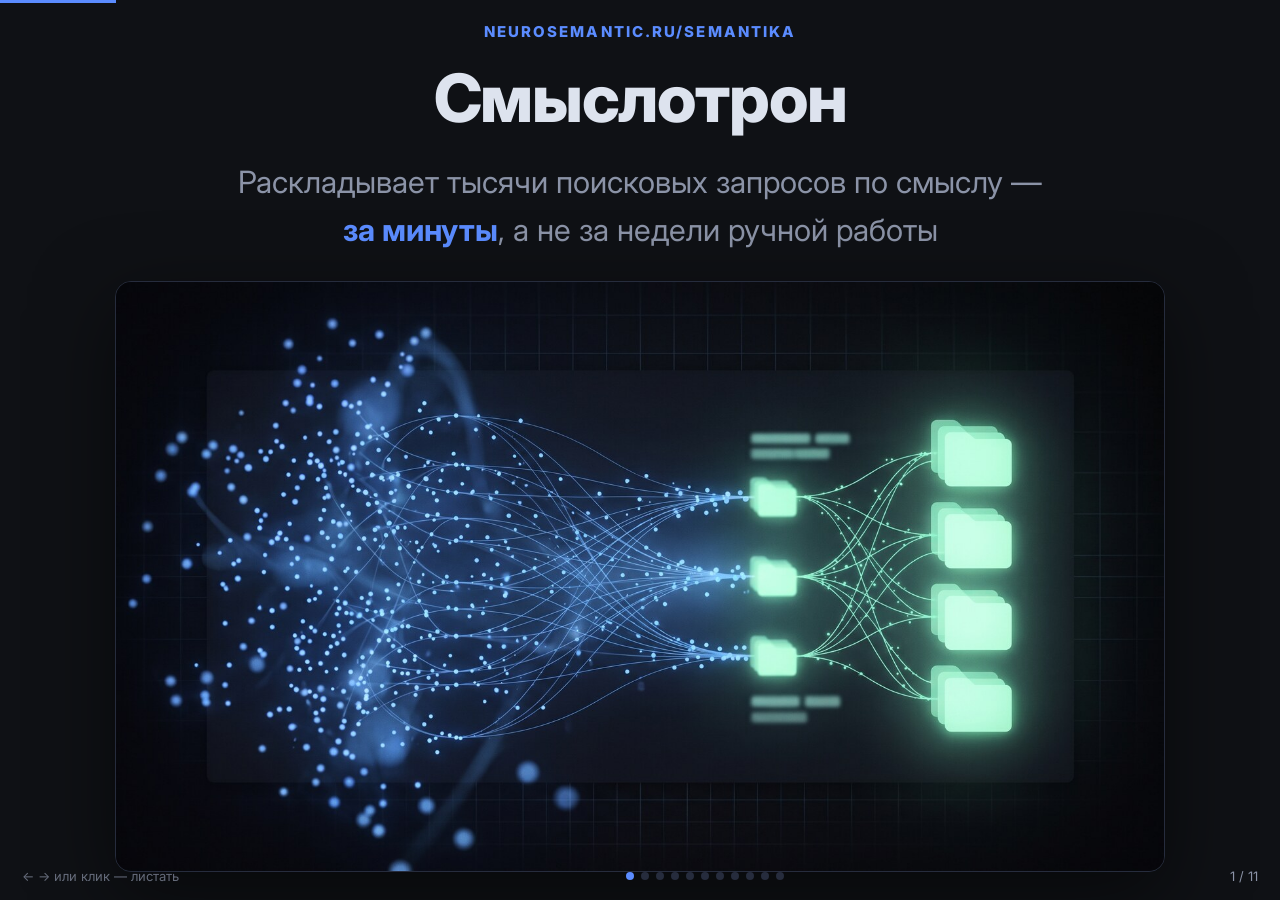
<file: web/presentation/index.html>
<!DOCTYPE html>
<html lang="ru">
<head>
<meta charset="utf-8">
<meta name="viewport" content="width=device-width, initial-scale=1">
<meta name="robots" content="noindex">
<title>Смыслотрон — презентация</title>
<link rel="preconnect" href="https://fonts.googleapis.com">
<link rel="preconnect" href="https://fonts.gstatic.com" crossorigin>
<link rel="stylesheet" href="https://fonts.googleapis.com/css2?family=Inter:wght@400;600;800&display=swap">
<style>
  :root{
    --bg:#0f1115; --panel:#161a22; --panel2:#1c2130; --border:#262c3d;
    --text:#dde3ee; --muted:#8b93a7; --accent:#5b8cff; --green:#38c793; --warn:#e5a93d;
  }
  *{box-sizing:border-box; margin:0}
  html,body{height:100%}
  body{background:var(--bg); color:var(--text); overflow:hidden;
    font:18px/1.55 "Inter","Segoe UI",-apple-system,Roboto,Arial,sans-serif;
    -webkit-font-smoothing:antialiased}
  .slide{position:absolute; inset:0; display:none; flex-direction:column;
    justify-content:center; align-items:center; padding:6vh 8vw; text-align:center}
  .slide.on{display:flex; animation:fadeIn .35s ease}
  @keyframes fadeIn{from{opacity:0; transform:translateY(14px)} to{opacity:1; transform:none}}
  .kicker{color:var(--accent); font-weight:800; text-transform:uppercase;
    letter-spacing:.14em; font-size:clamp(12px,1.3vw,15px); margin-bottom:2vh}
  h1{font-size:clamp(34px,5.2vw,72px); font-weight:800; line-height:1.12; letter-spacing:-.02em}
  h2{font-size:clamp(26px,3.6vw,50px); font-weight:800; line-height:1.15;
    letter-spacing:-.02em; margin-bottom:3.5vh; max-width:26ch}
  .sub{color:var(--muted); font-size:clamp(16px,1.8vw,24px); max-width:52ch; margin-top:2.5vh}
  .accent{color:var(--accent)} .green{color:var(--green)}
  .big{font-size:clamp(20px,2.4vw,32px); max-width:44ch}
  .cards{display:flex; gap:2vw; flex-wrap:wrap; justify-content:center; max-width:1200px}
  .card{background:var(--panel); border:1px solid var(--border); border-radius:16px;
    padding:3vh 2vw; flex:1 1 240px; max-width:360px; text-align:left}
  .card .ico{font-size:clamp(24px,2.6vw,36px); margin-bottom:1.2vh}
  .card b{display:block; font-size:clamp(16px,1.6vw,22px); margin-bottom:.8vh}
  .card span{color:var(--muted); font-size:clamp(13.5px,1.3vw,17px); line-height:1.5}
  .imgwrap{max-width:min(1100px,82vw); margin-top:3vh}
  .imgwrap img{width:100%; border-radius:16px; border:1px solid var(--border);
    box-shadow:0 24px 80px rgba(0,0,0,.5)}
  table{border-collapse:collapse; margin-top:3vh; font-size:clamp(14px,1.5vw,20px)}
  th,td{padding:1.4vh 2vw; border-bottom:1px solid var(--border); text-align:left}
  th{color:var(--muted); font-weight:600; font-size:.85em; text-transform:uppercase; letter-spacing:.06em}
  td:first-child{color:var(--muted)}
  .steps{display:flex; gap:2.5vw; margin-top:4vh; flex-wrap:wrap; justify-content:center}
  .step{background:var(--panel); border:1px solid var(--border); border-radius:16px;
    padding:3vh 2.2vw; width:min(300px,26vw); min-width:230px; text-align:left; position:relative}
  .step .num{position:absolute; top:-18px; left:22px; width:36px; height:36px; border-radius:50%;
    background:var(--accent); color:#fff; font-weight:800; display:flex;
    align-items:center; justify-content:center; font-size:17px}
  .step b{display:block; margin:1vh 0 .8vh; font-size:clamp(15px,1.5vw,20px)}
  .step span{color:var(--muted); font-size:clamp(13px,1.25vw,16px)}
  .demo{display:inline-flex; align-items:center; gap:14px; margin-top:4.5vh;
    background:var(--accent); color:#fff; border-radius:14px; padding:2vh 3vw;
    font-weight:800; font-size:clamp(18px,2vw,26px)}
  /* сравнение фраз */
  .phrases{display:flex; flex-direction:column; gap:1.4vh; margin-top:3vh; align-items:center}
  .ph{background:var(--panel); border:1px solid var(--border); border-radius:12px;
    padding:1.4vh 2.4vw; font-size:clamp(15px,1.8vw,24px)}
  .ph.match{border-color:var(--green); box-shadow:0 0 24px rgba(56,199,147,.15)}
  .simline{color:var(--green); font-weight:800; font-size:clamp(15px,1.6vw,22px)}
  /* низ */
  .hud{position:fixed; left:0; right:0; bottom:0; display:flex; align-items:center;
    justify-content:space-between; padding:14px 22px; color:var(--muted); font-size:13px; z-index:5}
  .dots{display:flex; gap:7px}
  .dots i{width:8px; height:8px; border-radius:50%; background:var(--border); cursor:pointer}
  .dots i.on{background:var(--accent)}
  .bar{position:fixed; top:0; left:0; height:3px; background:var(--accent); z-index:5; transition:width .3s}
  .hint{opacity:.7}
  ul.plain{list-style:none; text-align:left; margin-top:3vh; font-size:clamp(16px,1.9vw,25px); line-height:2}
  ul.plain li::before{content:"— "; color:var(--accent); font-weight:800}
</style>
</head>
<body>

<!-- 1. Титул -->
<section class="slide">
  <div class="kicker">neurosemantic.ru/semantika</div>
  <h1>Смыслотрон</h1>
  <p class="sub big">Раскладывает тысячи поисковых запросов по смыслу —
  <b class="accent">за минуты</b>, а не за недели ручной работы</p>
  <div class="imgwrap"><img src="hero.jpg" alt="Из хаоса фраз — в аккуратные папки"></div>
</section>

<!-- 2. Проблема -->
<section class="slide">
  <div class="kicker">Проблема</div>
  <h2>Люди ищут одно и то же тысячами разных фраз</h2>
  <div class="phrases">
    <div class="ph">«фотосессия для беременных»</div>
    <div class="ph">«фотосъёмка в ожидании малыша»</div>
    <div class="ph">«фото беременности студия цена»</div>
  </div>
  <p class="sub">Чтобы получать клиентов из поиска, надо понять: какие страницы делать
  на сайте и какая страница отвечает на какие запросы. Вручную разобрать
  30 000 фраз — недели монотонной работы.</p>
</section>

<!-- 3. Что делает -->
<section class="slide">
  <div class="kicker">Решение</div>
  <h2>Загрузил список фраз — получил папки-смыслы</h2>
  <p class="sub big">Одна папка = одна тема = одна страница сайта.<br>
  Как будто высыпал мешок лего, а робот разложил детали по цветам и формам —
  только вместо деталей запросы, а вместо цвета <b class="accent">смысл</b>.</p>
</section>

<!-- 4. Как работает -->
<section class="slide">
  <div class="kicker">Как это работает</div>
  <h2>Нейросеть снимает «отпечаток смысла» каждой фразы</h2>
  <p class="sub">Фразы с похожими отпечатками слипаются в группы. Поэтому система
  понимает синонимы, перестановки слов и даже разные языки:
  <b class="green">«фото в стиле миядзаки» = «фото в стиле ghibli»</b> — сходство 0.96.</p>
  <div class="imgwrap"><img src="pipeline.jpg" alt="Пайплайн: таблица → дедуп → эмбеддинги → дерево → папки"></div>
</section>

<!-- 5. Фишка: ползунок -->
<section class="slide">
  <div class="kicker">Фишка №1</div>
  <h2>Крупность групп крутишь сам — мгновенно</h2>
  <p class="sub big">Сервер один раз строит «дерево слияний», а разрез делает твой браузер.
  Двигаешь ползунок — 30 000 фраз перегруппировались <b class="accent">за долю секунды</b>,
  без пересчёта и без доплат. Как зум на карте: от районов до отдельных домов.</p>
</section>

<!-- 6. Фишка: 11 моделей -->
<section class="slide">
  <div class="kicker">Фишка №2</div>
  <h2>11 нейросетей смотрят на твоё ядро</h2>
  <div class="cards">
    <div class="card"><div class="ico">🤖</div><b>OpenAI · Gemini · Voyage · Qwen</b>
      <span>лучшие модели эмбеддингов, у каждой свой «характер» группировки</span></div>
    <div class="card"><div class="ico">🟩</div><b>Зелёная папка</b>
      <span>все модели согласны — группе можно верить не глядя</span></div>
    <div class="card"><div class="ico">🟥</div><b>Красная папка</b>
      <span>модели разошлись — вот куда смотреть руками. Экономит 90% проверки</span></div>
  </div>
</section>

<!-- 7. Фишка: дедуп -->
<section class="slide">
  <div class="kicker">Фишка №3</div>
  <h2>Умная чистка дублей — без потери смысла</h2>
  <div class="phrases">
    <div class="ph match">«фотосессия семейная» = «семейная фотосессия» <b class="green">→ склеит</b></div>
    <div class="ph">«молитва матери о дочери» ≠ «молитва дочери о матери» <b style="color:var(--warn)">→ не тронет</b></div>
  </div>
  <p class="sub">Честные дубли схлопываются, их частотности складываются.
  А фразы из одинаковых слов, но с разным смыслом, остаются отдельными —
  система проверяет и порядок слов, и смысловой отпечаток.</p>
</section>

<!-- 8. Фишка: интенты -->
<section class="slide">
  <div class="kicker">Фишка №4</div>
  <h2>ИИ помечает, чего хочет человек в каждой фразе</h2>
  <div class="cards">
    <div class="card"><div class="ico">📖</div><b>Почитать</b><span>«как выбрать позу для фото» → пишем статью</span></div>
    <div class="card"><div class="ico">🛒</div><b>Купить</b><span>«фотосессия цена записаться» → продающая страница</span></div>
    <div class="card"><div class="ico">⚖️</div><b>Сравнить</b><span>«лучший фотограф отзывы» → подборка / сравнение</span></div>
  </div>
  <p class="sub">Разметка пофразовая: крути группы как угодно — метки не слетают.
  30 000 фраз ≈ 10 ₽.</p>
</section>

<!-- 9. Сравнение с классикой -->
<section class="slide">
  <div class="kicker">Почему не классические кластеризаторы</div>
  <h2>Быстрее, дешевле, работает там, где классика слепа</h2>
  <table>
    <tr><th></th><th>Классика (по выдаче)</th><th class="accent">Смыслотрон</th></tr>
    <tr><td>Ядро 30–50К фраз</td><td>тысячи ₽, часы сбора</td><td><b class="green">~150 ₽, минуты</b></td></tr>
    <tr><td>Редкие и новые запросы</td><td>выдачи нет — хвост разваливается</td><td><b class="green">группируются наравне</b></td></tr>
    <tr><td>Поменять крупность групп</td><td>пересбор проекта</td><td><b class="green">ползунок, мгновенно</b></td></tr>
    <tr><td>Повторный прогон</td><td>выдача изменилась — другие группы</td><td><b class="green">результат стабилен</b></td></tr>
  </table>
</section>

<!-- 10. Что ещё -->
<section class="slide">
  <div class="kicker">И это ещё не всё</div>
  <h2>Мелочи, которые экономят часы</h2>
  <ul class="plain">
    <li>гео-разрез: «в москве» и «в казани» не смешаются, свой регион можно назначить</li>
    <li>поиск как в Вордстате: <b>[порядок слов]</b>, <b>"состав фразы"</b>, <b>!форма</b> — и полные регэкспы</li>
    <li>докидывай фразы в проект бесконечно — дубли схлопнутся, доплата только за новое</li>
    <li>объединение любых CSV прямо в браузере, шаблоны настроек, экспорт ровно того, что видишь</li>
  </ul>
</section>

<!-- 11. Как начать -->
<section class="slide">
  <div class="kicker">Как начать</div>
  <h2>Три шага до готовой структуры</h2>
  <div class="steps">
    <div class="step"><div class="num">1</div><b>Загрузи файл</b>
      <span>CSV/TXT из Keys.so, Key Collector или Вордстата — любой формат</span></div>
    <div class="step"><div class="num">2</div><b>Подтверди колонки</b>
      <span>система сама угадывает разделитель и колонки, а знакомые форматы запоминает</span></div>
    <div class="step"><div class="num">3</div><b>Крути и выгружай</b>
      <span>через несколько минут — интерактивная карта смыслов и CSV с группами</span></div>
  </div>
  <div class="demo">А теперь покажу вживую →</div>
</section>

<div class="bar" id="bar"></div>
<div class="hud">
  <span class="hint">← → или клик — листать</span>
  <div class="dots" id="dots"></div>
  <span id="pos"></span>
</div>

<script>
"use strict";
const slides = [...document.querySelectorAll(".slide")];
const dots = document.getElementById("dots");
slides.forEach((_, i) => {
  const d = document.createElement("i");
  d.onclick = e => { e.stopPropagation(); go(i); };
  dots.appendChild(d);
});
let cur = Math.min(slides.length - 1, Math.max(0, +location.hash.slice(1) - 1 || 0));
function go(i){
  cur = Math.max(0, Math.min(slides.length - 1, i));
  slides.forEach((s, k) => s.classList.toggle("on", k === cur));
  [...dots.children].forEach((d, k) => d.classList.toggle("on", k === cur));
  document.getElementById("pos").textContent = (cur + 1) + " / " + slides.length;
  document.getElementById("bar").style.width = ((cur + 1) / slides.length * 100) + "%";
  history.replaceState(null, "", "#" + (cur + 1));
}
addEventListener("keydown", e => {
  if (["ArrowRight", "PageDown", " ", "Enter"].includes(e.key)){ e.preventDefault(); go(cur + 1); }
  if (["ArrowLeft", "PageUp", "Backspace"].includes(e.key)){ e.preventDefault(); go(cur - 1); }
  if (e.key === "Home") go(0);
  if (e.key === "End") go(slides.length - 1);
});
addEventListener("click", e => { if (!e.target.closest("a")) go(cur + 1); });
go(cur);
</script>
</body>
</html>
</file>
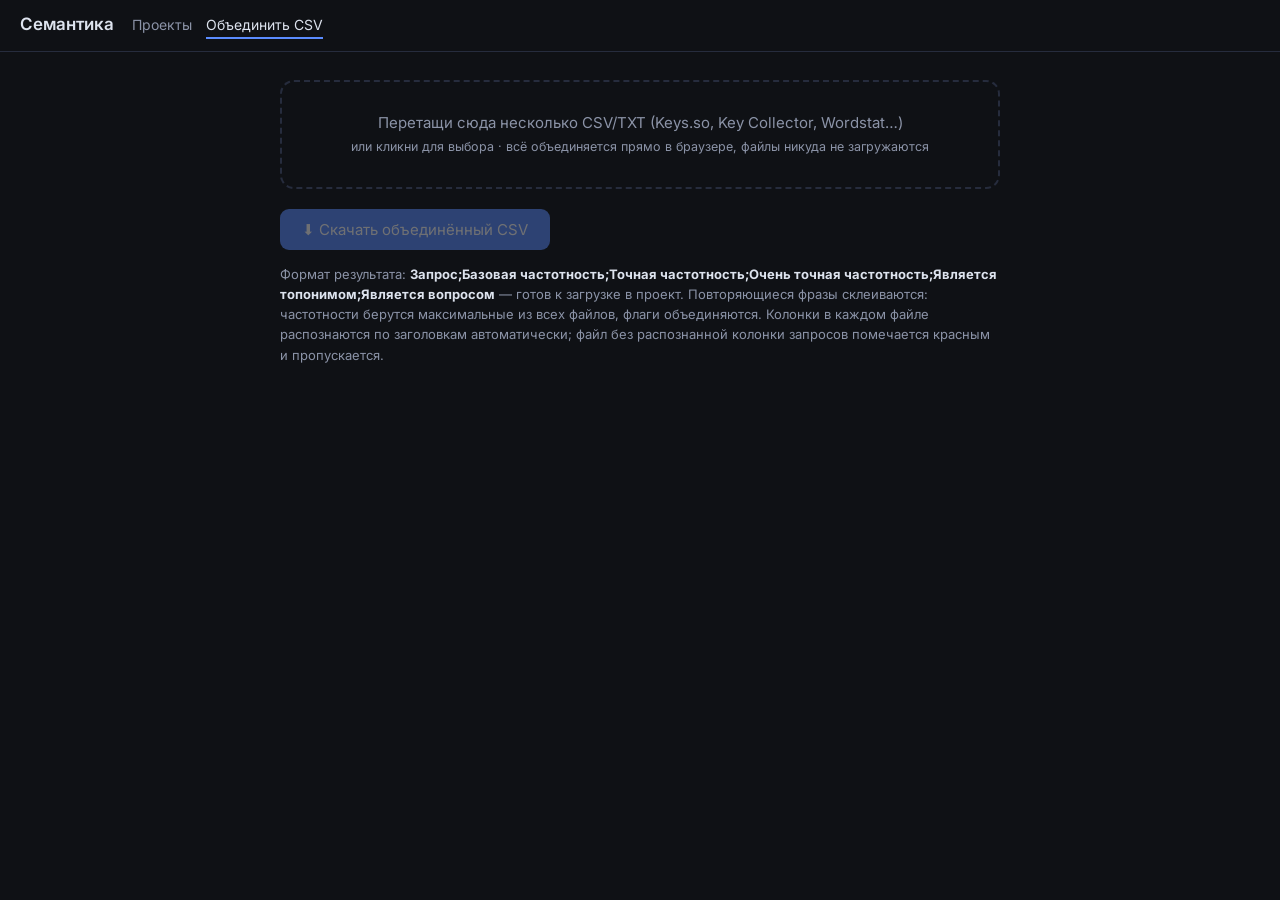
<file: web/merge.html>
<!DOCTYPE html>
<html lang="ru">
<head>
<meta charset="utf-8">
<meta name="viewport" content="width=device-width, initial-scale=1">
<meta name="robots" content="noindex">
<title>Объединить CSV — Семантика</title>
<link rel="preconnect" href="https://fonts.googleapis.com">
<link rel="preconnect" href="https://fonts.gstatic.com" crossorigin>
<link rel="stylesheet" href="https://fonts.googleapis.com/css2?family=Inter:wght@400;600&display=swap">
<style>
  :root{
    --bg:#0f1115; --panel:#161a22; --panel2:#1c2130; --border:#262c3d;
    --text:#dde3ee; --muted:#8b93a7; --accent:#5b8cff; --accent2:#38c793;
    --warn:#e5a93d; --err:#e05d5d;
  }
  *{box-sizing:border-box; margin:0}
  body{background:var(--bg); color:var(--text); min-height:100vh;
    font:15px/1.5 "Inter","Segoe UI",-apple-system,Roboto,Arial,sans-serif;
    -webkit-font-smoothing:antialiased}
  header{padding:12px 20px; border-bottom:1px solid var(--border); display:flex;
    align-items:baseline; gap:18px}
  header h1{font-size:17px; font-weight:600}
  header nav{display:flex; gap:14px}
  header nav a{color:var(--muted); text-decoration:none; font-size:14px;
    padding-bottom:2px; border-bottom:2px solid transparent}
  header nav a:hover{color:var(--text)}
  header nav a.on{color:var(--text); border-color:var(--accent)}
  main{max-width:760px; margin:0 auto; padding:28px 20px}
  .drop{border:2px dashed var(--border); border-radius:14px; padding:30px;
    text-align:center; color:var(--muted); cursor:pointer; margin-bottom:20px}
  .drop:hover,.drop.over{border-color:var(--accent); color:var(--text)}
  .file{background:var(--panel); border:1px solid var(--border); border-radius:11px;
    padding:11px 16px; margin-bottom:9px; display:flex; align-items:center; gap:12px}
  .file .nm{font-weight:600; font-size:14px}
  .file .info{color:var(--muted); font-size:12.5px; flex:1}
  .file.bad{border-color:var(--err)}
  .file .info b{color:var(--text)}
  .file button{background:none; border:0; color:var(--muted); cursor:pointer; font-size:15px}
  .file button:hover{color:var(--err)}
  .stats{background:var(--panel); border:1px solid var(--border); border-radius:11px;
    padding:14px 18px; margin:18px 0; display:flex; gap:26px; flex-wrap:wrap; font-size:14px}
  .stats span{color:var(--muted)}
  .stats b{color:var(--text); font-variant-numeric:tabular-nums}
  .btn{background:var(--accent); color:#fff; border:0; border-radius:9px;
    padding:11px 22px; cursor:pointer; font-size:15px; font-family:inherit}
  .btn:hover{filter:brightness(1.1)}
  .btn:disabled{opacity:.4; cursor:default}
  .hint{color:var(--muted); font-size:13px; margin-top:14px; line-height:1.55}
</style>
</head>
<body>
<header>
  <h1>Семантика</h1>
  <nav>
    <a href="./">Проекты</a>
    <a class="on" href="merge.html">Объединить CSV</a>
  </nav>
</header>
<main>
  <div class="drop" id="drop">Перетащи сюда несколько CSV/TXT (Keys.so, Key Collector, Wordstat…)<br>
    <span style="font-size:12.5px">или кликни для выбора · всё объединяется прямо в браузере, файлы никуда не загружаются</span>
    <input id="file" type="file" accept=".csv,.txt,.tsv" multiple hidden>
  </div>
  <div id="flist"></div>
  <div class="stats" id="stats" style="display:none"></div>
  <button class="btn" id="dl" disabled>⬇ Скачать объединённый CSV</button>
  <div class="hint">Формат результата: <b style="color:var(--text)">Запрос;Базовая частотность;Точная
  частотность;Очень точная частотность;Является топонимом;Является вопросом</b> — готов к загрузке
  в проект. Повторяющиеся фразы склеиваются: частотности берутся максимальные из всех файлов,
  флаги объединяются. Колонки в каждом файле распознаются по заголовкам автоматически;
  файл без распознанной колонки запросов помечается красным и пропускается.</div>
</main>

<script>
"use strict";
const $ = s => document.querySelector(s);
const fmt = n => n.toLocaleString("ru-RU");
const strip = h => h.trim().toLowerCase().replace(/["“”«»]/g, "");
const Q_AL = new Set(["запрос","ключевая фраза","фраза","ключ","keyword","ключевое слово","key","запросы","keys"]);
const B_AL = new Set(["базовая частотность","частотность","частота","ws","базовая","частота ws","wordstat","базовая частота"]);
const E_AL = new Set(["точная частотность","!частота","частота !","ws !","точная","точная частота","!ws","!wordstat"]);
const V_AL = new Set(["[!wordstat]","[!ws]","[!частота]","очень точная частотность","очень точная","очень точная частота"]);
const T_AL = new Set(["является топонимом","топоним","toponym","гео","geo"]);
const W_AL = new Set(["является вопросом","вопрос","question"]);

const files = [];          // {name, rows: [[q,b,e,v,t,w]], err}
const merged = new Map();  // qLower -> {q,b,e,v,t,w}

function parseLine(line, d){
  const out = []; let cur = "", inQ = false;
  for (let i = 0; i < line.length; i++){
    const ch = line[i];
    if (inQ){
      if (ch === '"'){ if (line[i+1] === '"'){ cur += '"'; i++; } else inQ = false; }
      else cur += ch;
    } else if (ch === '"') inQ = true;
    else if (ch === d){ out.push(cur); cur = ""; }
    else cur += ch;
  }
  out.push(cur);
  return out;
}

function toInt(v){ v = String(v || "").replace(/["\s ]/g, ""); return /^\d+$/.test(v) ? +v : 0; }
function toFlag(v){ return ["1","да","true","yes","+"].includes(String(v || "").trim().toLowerCase().replace(/"/g, "")) ? 1 : 0; }

function parseFile(name, buf){
  let text;
  try{ text = new TextDecoder("utf-8", {fatal: true}).decode(buf); }
  catch(e){ text = new TextDecoder("windows-1251").decode(buf); }
  if (text.charCodeAt(0) === 0xFEFF) text = text.slice(1);
  let lines = text.split(/\r?\n/).filter(l => l.trim());
  // экспорт Key Collector «Путь к группе…»: убрать шапку формата и строки-пути групп
  if (lines.length && lines[0].trim().toLowerCase().startsWith("путь к группе"))
    lines = lines.slice(1).filter(l => !l.trim().startsWith("/"));
  if (!lines.length) return {name, rows: [], err: "пустой файл"};
  const delim = [";", "\t", ",", "|"].reduce((a, b) => lines[0].split(b).length > lines[0].split(a).length ? b : a);
  const head = parseLine(lines[0], delim).map(strip);
  let qc = -1, bc = -1, ec = -1, vc = -1, tc = -1, wc = -1, hasHeader = false;
  head.forEach((h, i) => {
    if (Q_AL.has(h) && qc < 0){ qc = i; hasHeader = true; }
    else if (V_AL.has(h) && vc < 0){ vc = i; hasHeader = true; }
    else if (E_AL.has(h) && ec < 0){ ec = i; hasHeader = true; }
    else if (B_AL.has(h) && bc < 0){ bc = i; hasHeader = true; }
    else if (T_AL.has(h) && tc < 0){ tc = i; hasHeader = true; }
    else if (W_AL.has(h) && wc < 0){ wc = i; hasHeader = true; }
  });
  if (!hasHeader){ qc = 0; bc = 1; ec = 2; vc = 3; }
  if (qc < 0) return {name, rows: [], err: "не нашёл колонку с запросами — проверь заголовки"};
  const rows = [];
  for (let li = hasHeader ? 1 : 0; li < lines.length; li++){
    const r = parseLine(lines[li], delim);
    const q = (r[qc] || "").trim().replace(/^"|"$/g, "");
    if (!q) continue;
    rows.push([q, bc >= 0 ? toInt(r[bc]) : 0, ec >= 0 ? toInt(r[ec]) : 0,
               vc >= 0 ? toInt(r[vc]) : 0, tc >= 0 ? toFlag(r[tc]) : 0,
               wc >= 0 ? toFlag(r[wc]) : 0]);
  }
  return {name, rows, err: rows.length ? "" : "не удалось разобрать строки"};
}

function remerge(){
  merged.clear();
  for (const f of files){
    for (const [q, b, e, v, t, w] of f.rows){
      const k = q.toLowerCase();
      const cur = merged.get(k);
      if (!cur) merged.set(k, {q, b, e, v, t, w});
      else{
        cur.b = Math.max(cur.b, b); cur.e = Math.max(cur.e, e);
        cur.v = Math.max(cur.v, v); cur.t = cur.t || t; cur.w = cur.w || w;
      }
    }
  }
  renderList();
}

function renderList(){
  const fl = $("#flist");
  fl.innerHTML = "";
  files.forEach((f, i) => {
    const div = document.createElement("div");
    div.className = "file" + (f.err ? " bad" : "");
    div.innerHTML = `<span class="nm">${f.name.replace(/</g, "&lt;")}</span>
      <span class="info">${f.err ? `<span style="color:var(--err)">${f.err}</span>`
        : `<b>${fmt(f.rows.length)}</b> фраз`}</span>
      <button title="Убрать">✕</button>`;
    div.querySelector("button").onclick = () => { files.splice(i, 1); remerge(); };
    fl.appendChild(div);
  });
  const total = files.reduce((a, f) => a + f.rows.length, 0);
  const st = $("#stats");
  if (files.length){
    st.style.display = "";
    st.innerHTML = `<span>файлов: <b>${files.filter(f => !f.err).length}</b></span>
      <span>строк всего: <b>${fmt(total)}</b></span>
      <span>уникальных фраз: <b>${fmt(merged.size)}</b></span>
      <span>дублей склеено: <b>${fmt(total - merged.size)}</b></span>`;
  } else st.style.display = "none";
  $("#dl").disabled = !merged.size;
}

async function addFiles(list){
  for (const f of list){
    files.push(parseFile(f.name, await f.arrayBuffer()));
  }
  remerge();
}

$("#dl").onclick = () => {
  const lines = [["Запрос","Базовая частотность","Точная частотность",
                  "Очень точная частотность","Является топонимом","Является вопросом"]];
  const items = [...merged.values()].sort((a, b) => (b.v || b.e || b.b) - (a.v || a.e || a.b));
  for (const it of items) lines.push([it.q, it.b, it.e, it.v, it.t, it.w]);
  const csv = "﻿" + lines.map(r => r.map(v =>
    String(v).includes(";") || String(v).includes('"')
      ? '"' + String(v).replace(/"/g, '""') + '"' : v).join(";")).join("\r\n");
  const a = document.createElement("a");
  a.href = URL.createObjectURL(new Blob([csv], {type: "text/csv;charset=utf-8"}));
  a.download = "merged.keys.csv";
  a.click();
  URL.revokeObjectURL(a.href);
};

const drop = $("#drop"), file = $("#file");
drop.onclick = () => file.click();
drop.ondragover = e => { e.preventDefault(); drop.classList.add("over"); };
drop.ondragleave = () => drop.classList.remove("over");
drop.ondrop = e => { e.preventDefault(); drop.classList.remove("over"); addFiles(e.dataTransfer.files); };
file.onchange = () => { addFiles(file.files); file.value = ""; };
</script>
</body>
</html>
</file>
